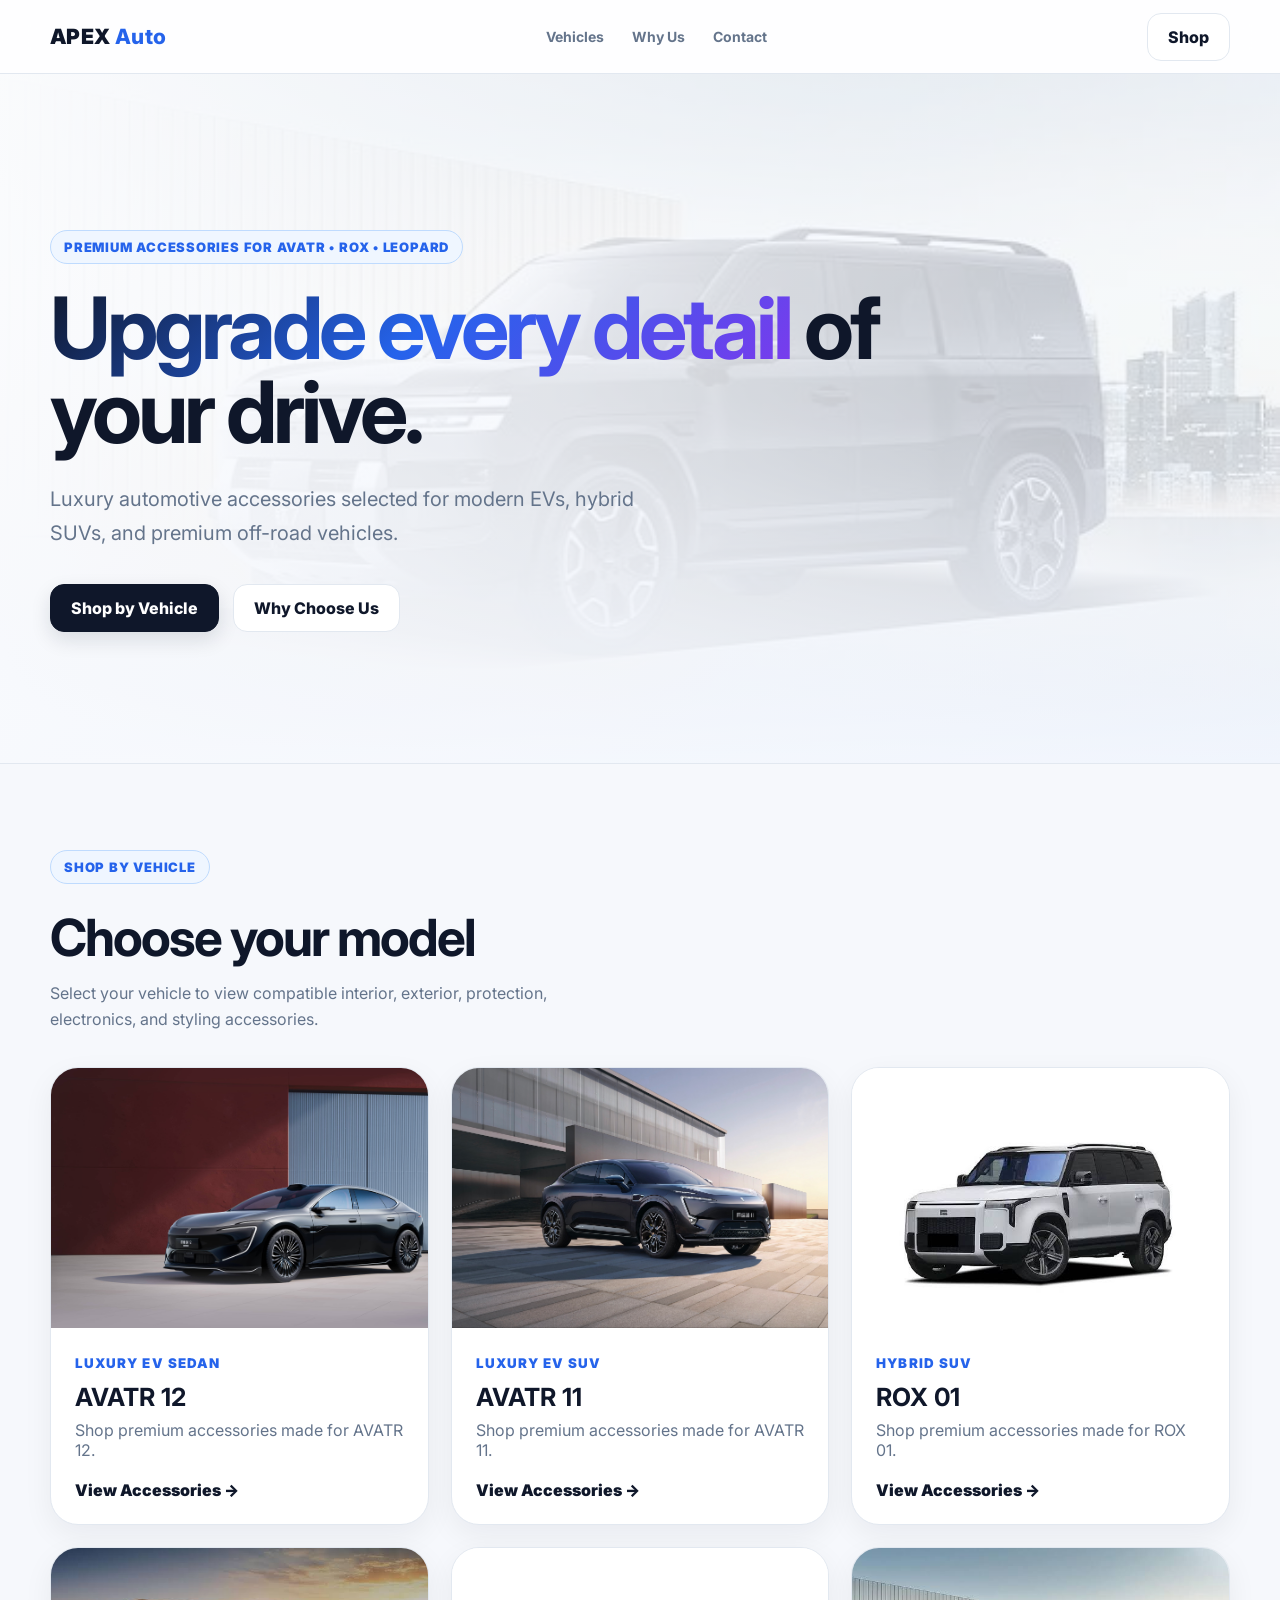
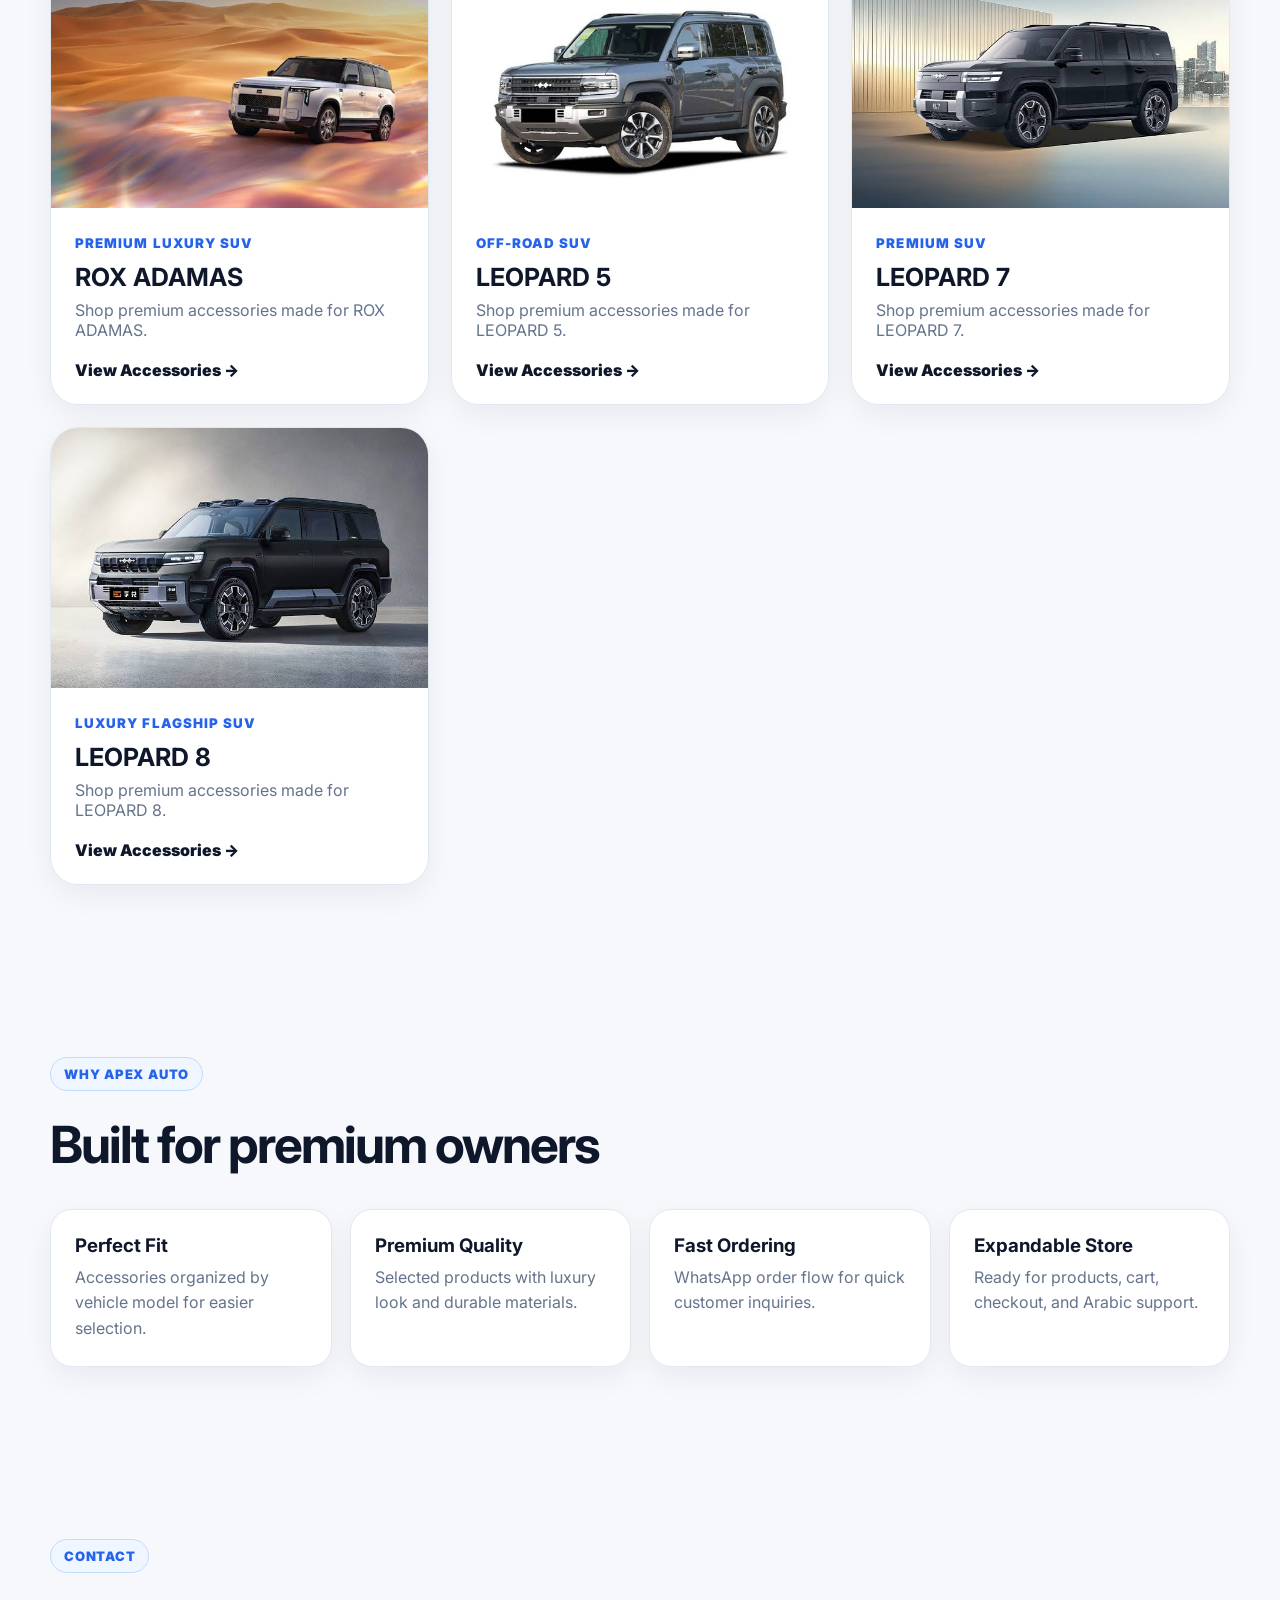
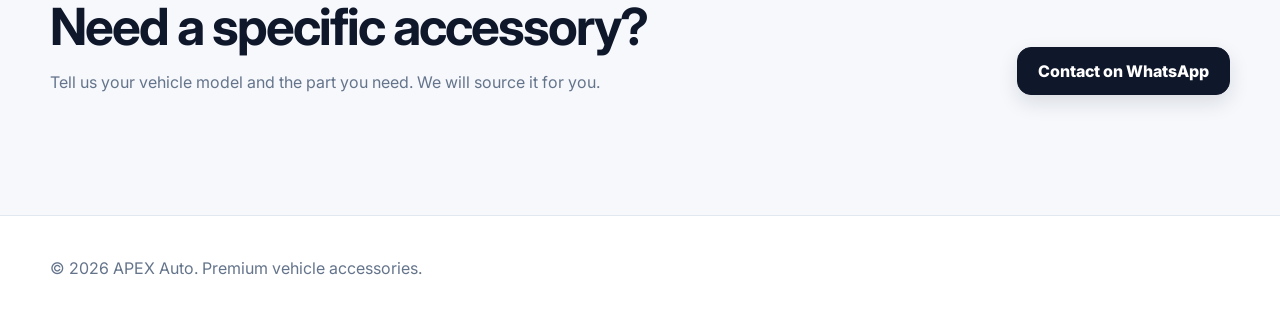
<file: apex-auto-website-v14-preview-fix/index.html>
<!DOCTYPE html>
<html lang="en">
<head>
  <meta charset="UTF-8">
  <meta name="viewport" content="width=device-width, initial-scale=1.0">
  <title>APEX Auto | Premium Vehicle Accessories</title>
  <link rel="preconnect" href="https://fonts.googleapis.com">
  <link rel="preconnect" href="https://fonts.gstatic.com" crossorigin>
  <link href="https://fonts.googleapis.com/css2?family=Inter:wght@400;500;700;800;900&display=swap" rel="stylesheet">
  <link rel="stylesheet" href="css/style.css">
</head>
<body>
  <header class="navbar">
    <div class="container nav-inner">
      <a class="logo" href="index.html">APEX <span>Auto</span></a>
      <nav class="nav-links">
        <a href="#vehicles">Vehicles</a>
        <a href="#why-us">Why Us</a>
        <a href="#contact">Contact</a>
      </nav>
      <div class="nav-actions">
        <a class="btn secondary" href="#vehicles">Shop</a>
      </div>
    </div>
  </header>

  <main>
    <section class="hero">
      <div class="hero-bg">
        <img src="images/vehicles/leopard7.jpeg" alt="Premium SUV">
      </div>
      <div class="container hero-content">
        <span class="eyebrow">Premium accessories for AVATR • ROX • LEOPARD</span>
        <h1><span class="gradient-text">Upgrade every detail</span> of your drive.</h1>
        <p>Luxury automotive accessories selected for modern EVs, hybrid SUVs, and premium off-road vehicles.</p>
        <div class="hero-buttons">
          <a class="btn" href="#vehicles">Shop by Vehicle</a>
          <a class="btn secondary" href="#why-us">Why Choose Us</a>
        </div>
      </div>
    </section>

    <section id="vehicles" class="section">
      <div class="container">
        <div class="section-head">
          <div>
            <span class="eyebrow">Shop by Vehicle</span>
            <h2>Choose your model</h2>
            <p>Select your vehicle to view compatible interior, exterior, protection, electronics, and styling accessories.</p>
          </div>
        </div>
        <div id="vehicle-grid" class="vehicle-grid"></div>
      </div>
    </section>

    <section id="why-us" class="section">
      <div class="container">
        <div class="section-head">
          <div>
            <span class="eyebrow">Why APEX Auto</span>
            <h2>Built for premium owners</h2>
          </div>
        </div>
        <div class="feature-row">
          <div class="feature">
            <h3>Perfect Fit</h3>
            <p>Accessories organized by vehicle model for easier selection.</p>
          </div>
          <div class="feature">
            <h3>Premium Quality</h3>
            <p>Selected products with luxury look and durable materials.</p>
          </div>
          <div class="feature">
            <h3>Fast Ordering</h3>
            <p>WhatsApp order flow for quick customer inquiries.</p>
          </div>
          <div class="feature">
            <h3>Expandable Store</h3>
            <p>Ready for products, cart, checkout, and Arabic support.</p>
          </div>
        </div>
      </div>
    </section>

    <section id="contact" class="section">
      <div class="container">
        <div class="section-head">
          <div>
            <span class="eyebrow">Contact</span>
            <h2>Need a specific accessory?</h2>
            <p>Tell us your vehicle model and the part you need. We will source it for you.</p>
          </div>
          <a class="btn" href="https://wa.me/?text=Hello%2C%20I%20want%20vehicle%20accessories" target="_blank">Contact on WhatsApp</a>
        </div>
      </div>
    </section>
  </main>

  <footer class="footer">
    <div class="container">© 2026 APEX Auto. Premium vehicle accessories.</div>
  </footer>

  <script src="js/app.js"></script>
</body>
</html>
</file>
<file: apex-auto-website-v14-preview-fix/css/style.css>
:root {
  --bg: #f6f8fc;
  --surface: #ffffff;
  --surface-soft: #f1f5fb;
  --text: #0f172a;
  --muted: #64748b;
  --soft: #94a3b8;
  --line: #e2e8f0;
  --accent: #2563eb;
  --accent-dark: #1d4ed8;
  --green: #16a34a;
  --shadow: 0 18px 50px rgba(15, 23, 42, 0.08);
  --shadow-soft: 0 10px 30px rgba(15, 23, 42, 0.06);
}

* {
  box-sizing: border-box;
}

html {
  scroll-behavior: smooth;
}

body {
  margin: 0;
  font-family: Inter, Arial, sans-serif;
  background: var(--bg);
  color: var(--text);
}

a {
  color: inherit;
  text-decoration: none;
}

img {
  max-width: 100%;
  display: block;
}

button,
input,
select {
  font-family: inherit;
}

.container {
  width: min(1180px, calc(100% - 32px));
  margin: 0 auto;
}

/* NAVIGATION */

.navbar {
  height: 74px;
  background: rgba(255, 255, 255, 0.86);
  backdrop-filter: blur(18px);
  border-bottom: 1px solid var(--line);
  position: sticky;
  top: 0;
  z-index: 50;
}

.nav-inner {
  height: 100%;
  display: flex;
  align-items: center;
  justify-content: space-between;
}

.logo {
  font-weight: 900;
  letter-spacing: 0.4px;
  font-size: 21px;
  color: var(--text);
}

.logo span {
  color: var(--accent);
  font-weight: 800;
}

.nav-links {
  display: flex;
  gap: 28px;
  color: var(--muted);
  font-size: 14px;
  font-weight: 700;
}

.nav-links a:hover {
  color: var(--accent);
}

.nav-actions {
  display: flex;
  align-items: center;
  gap: 12px;
}

.btn {
  display: inline-flex;
  align-items: center;
  justify-content: center;
  padding: 13px 20px;
  border-radius: 14px;
  background: var(--text);
  color: white;
  font-weight: 800;
  border: 1px solid var(--text);
  transition: 0.2s ease;
  box-shadow: 0 8px 20px rgba(15, 23, 42, 0.12);
}

.btn:hover {
  transform: translateY(-2px);
  background: #1e293b;
}

.btn.secondary {
  background: white;
  color: var(--text);
  border-color: var(--line);
  box-shadow: none;
}

.btn.secondary:hover {
  background: var(--surface-soft);
}

/* HOME HERO */

.hero {
  position: relative;
  min-height: 690px;
  display: grid;
  align-items: center;
  overflow: hidden;
  border-bottom: 1px solid var(--line);
  background: linear-gradient(135deg, #ffffff 0%, #eef4ff 100%);
}

.hero-bg {
  position: absolute;
  inset: 0;
  opacity: 0.42;
}

.hero-bg img {
  width: 100%;
  height: 100%;
  object-fit: cover;
}

.hero-bg::after {
  content: "";
  position: absolute;
  inset: 0;
  background:
    linear-gradient(to right, rgba(246,248,252,0.98) 0%, rgba(246,248,252,0.74) 45%, rgba(246,248,252,0.35) 100%),
    linear-gradient(to bottom, transparent 50%, var(--bg) 100%);
}

.hero-content {
  position: relative;
  z-index: 2;
  padding: 105px 0 80px;
}

.eyebrow {
  display: inline-flex;
  padding: 8px 13px;
  border: 1px solid #bfdbfe;
  border-radius: 999px;
  background: #eff6ff;
  color: var(--accent);
  font-size: 13px;
  font-weight: 900;
  margin-bottom: 22px;
  letter-spacing: 0.06em;
  text-transform: uppercase;
}

.hero h1 {
  font-size: clamp(44px, 7vw, 86px);
  line-height: 0.98;
  letter-spacing: -4px;
  margin: 0;
  max-width: 880px;
  color: var(--text);
}

.gradient-text {
  background: linear-gradient(135deg, #0f172a, #2563eb, #7c3aed);
  -webkit-background-clip: text;
  -webkit-text-fill-color: transparent;
}

.hero p {
  max-width: 620px;
  color: var(--muted);
  font-size: 20px;
  line-height: 1.7;
  margin: 28px 0 34px;
}

.hero-buttons {
  display: flex;
  gap: 14px;
  flex-wrap: wrap;
}

/* GENERAL SECTIONS */

.section {
  padding: 86px 0;
}

.section-head {
  display: flex;
  justify-content: space-between;
  align-items: end;
  gap: 24px;
  margin-bottom: 34px;
}

.section-head h2 {
  font-size: clamp(32px, 4vw, 54px);
  letter-spacing: -2px;
  margin: 0;
  color: var(--text);
}

.section-head p {
  color: var(--muted);
  max-width: 560px;
  line-height: 1.65;
  margin: 12px 0 0;
  font-size: 16px;
}

/* HOME VEHICLE GRID */

.vehicle-grid {
  display: grid;
  grid-template-columns: repeat(3, 1fr);
  gap: 22px;
}

.vehicle-card {
  min-height: 420px;
  border: 1px solid var(--line);
  border-radius: 28px;
  background: var(--surface);
  overflow: hidden;
  position: relative;
  transition: 0.25s ease;
  box-shadow: var(--shadow-soft);
}

.vehicle-card:hover {
  transform: translateY(-6px);
  border-color: #93c5fd;
  box-shadow: var(--shadow);
}

.vehicle-image {
  height: 260px;
  background: #eef2f7;
  overflow: hidden;
}

.vehicle-image img {
  width: 100%;
  height: 100%;
  object-fit: cover;
  transition: 0.35s ease;
}

.vehicle-card:hover img {
  transform: scale(1.04);
}

.vehicle-info {
  padding: 24px;
}

.vehicle-info small {
  color: var(--accent);
  font-weight: 900;
  text-transform: uppercase;
  letter-spacing: 0.08em;
}

.vehicle-info h3 {
  font-size: 25px;
  margin: 10px 0 8px;
  color: var(--text);
}

.vehicle-info p {
  color: var(--muted);
  margin: 0 0 20px;
}

.card-link {
  color: var(--text);
  font-weight: 900;
  display: inline-flex;
  gap: 8px;
}

/* FEATURES */

.feature-row {
  display: grid;
  grid-template-columns: repeat(4, 1fr);
  gap: 18px;
}

.feature {
  border: 1px solid var(--line);
  border-radius: 22px;
  background: var(--surface);
  padding: 24px;
  box-shadow: var(--shadow-soft);
}

.feature h3 {
  margin: 0 0 8px;
  color: var(--text);
}

.feature p {
  color: var(--muted);
  margin: 0;
  line-height: 1.6;
}

.footer {
  border-top: 1px solid var(--line);
  padding: 42px 0;
  color: var(--muted);
  background: white;
}

/* PRODUCT PAGE HERO */

.product-hero {
  padding: 76px 0 52px;
  border-bottom: 1px solid var(--line);
  background:
    radial-gradient(circle at 70% 10%, rgba(37, 99, 235, 0.12), transparent 28%),
    linear-gradient(135deg, #ffffff 0%, #edf4ff 100%);
}

.product-hero-inner {
  display: grid;
  grid-template-columns: 0.95fr 1.05fr;
  gap: 40px;
  align-items: center;
}

.product-hero h1 {
  font-size: clamp(42px, 6vw, 76px);
  line-height: 1;
  letter-spacing: -3px;
  margin: 0;
  color: var(--text);
}

.product-hero p {
  color: var(--muted);
  font-size: 18px;
  line-height: 1.7;
}

.product-hero img {
  border-radius: 28px;
  border: 1px solid var(--line);
  background: white;
  box-shadow: var(--shadow);
}

/* CATEGORY CARDS */

.category-panel {
  display: grid;
  grid-template-columns: repeat(3, 1fr);
  gap: 18px;
  margin-bottom: 34px;
}

.category-card-small {
  border: 1px solid var(--line);
  background: var(--surface);
  border-radius: 24px;
  padding: 22px;
  cursor: pointer;
  transition: 0.22s ease;
  text-align: left;
  box-shadow: var(--shadow-soft);
  color: var(--text);
}

.category-card-small:hover,
.category-card-small.active {
  transform: translateY(-4px);
  border-color: #93c5fd;
  box-shadow: var(--shadow);
  background: linear-gradient(135deg, #ffffff 0%, #eff6ff 100%);
}

.category-icon {
  width: 52px;
  height: 52px;
  display: grid;
  place-items: center;
  border-radius: 18px;
  background: #eff6ff;
  color: var(--accent);
  font-size: 24px;
  margin-bottom: 16px;
}

.category-card-small h3 {
  margin: 0 0 7px;
  font-size: 20px;
  color: var(--text);
  font-weight: 900;
}

.category-card-small p {
  margin: 0;
  color: var(--muted);
  font-size: 14px;
  line-height: 1.55;
}

.counter-pill {
  display: inline-flex;
  align-items: center;
  justify-content: center;
  min-width: 34px;
  height: 26px;
  padding: 0 10px;
  border-radius: 999px;
  background: #dbeafe;
  color: #1d4ed8;
  font-size: 12px;
  font-weight: 900;
  border: 1px solid #bfdbfe;
}

/* FILTERS */

.filters {
  display: flex;
  gap: 10px;
  flex-wrap: wrap;
  margin-bottom: 28px;
}

.filter-btn {
  border: 1px solid var(--line);
  background: white;
  color: var(--muted);
  padding: 10px 15px;
  border-radius: 999px;
  cursor: pointer;
  font-weight: 900;
  box-shadow: 0 4px 14px rgba(15,23,42,.04);
}

.filter-btn.active,
.filter-btn:hover {
  background: var(--accent);
  color: white;
  border-color: var(--accent);
}

/* PRODUCT GRID */

.product-grid {
  display: grid;
  grid-template-columns: repeat(4, 1fr);
  gap: 18px;
}

.product-card {
  border: 1px solid var(--line);
  border-radius: 22px;
  overflow: hidden;
  background: var(--surface);
  transition: 0.22s ease;
  box-shadow: var(--shadow-soft);
}

.product-card:hover {
  transform: translateY(-5px);
  border-color: #93c5fd;
  box-shadow: var(--shadow);
}

.product-card img {
  width: 100%;
  height: 210px;
  object-fit: cover;
  background: #f1f5f9;
}

.product-body {
  padding: 18px;
}

.product-body .tag {
  color: var(--accent);
  font-size: 12px;
  font-weight: 900;
  text-transform: uppercase;
  letter-spacing: 0.04em;
}

.product-body h3 {
  margin: 8px 0;
  font-size: 18px;
  color: var(--text);
}

.product-body p {
  color: var(--muted);
  line-height: 1.5;
  min-height: 48px;
  margin-bottom: 0;
}

.price {
  font-size: 22px;
  font-weight: 900;
  margin: 14px 0;
  color: var(--accent-dark);
}

.product-actions {
  display: grid;
  grid-template-columns: 1fr;
  gap: 9px;
}

.cart-btn {
  width: 100%;
  border: 1px solid var(--accent);
  border-radius: 14px;
  padding: 12px;
  background: var(--accent);
  color: white;
  font-weight: 900;
  cursor: pointer;
}

.cart-btn:hover {
  background: var(--accent-dark);
}

.whatsapp {
  width: 100%;
  border: 1px solid #86efac;
  border-radius: 14px;
  padding: 12px;
  background: #ecfdf5;
  color: #166534;
  font-weight: 900;
  cursor: pointer;
}

.whatsapp:hover {
  background: #dcfce7;
}

.empty-state {
  grid-column: 1/-1;
  padding: 42px;
  border: 1px solid var(--line);
  border-radius: 24px;
  background: white;
  color: var(--muted);
  text-align: center;
  box-shadow: var(--shadow-soft);
}

/* RESPONSIVE */

@media (max-width: 900px) {
  .nav-links {
    display: none;
  }

  .vehicle-grid,
  .feature-row,
  .product-grid,
  .product-hero-inner,
  .category-panel {
    grid-template-columns: 1fr;
  }

  .hero {
    min-height: 620px;
  }

  .section-head {
    display: block;
  }
}


/* ================= PRODUCT DATABASE UPGRADE ================= */

.product-meta {
  display: flex;
  justify-content: space-between;
  gap: 8px;
  margin-top: 14px;
  color: var(--muted);
  font-size: 12px;
  font-weight: 800;
}

.old-price {
  display: inline-block;
  margin-left: 8px;
  color: var(--soft);
  text-decoration: line-through;
  font-size: 14px;
}


/* ================= PRODUCT CONFIGURATOR MODAL ================= */

.product-modal.hidden {
  display: none;
}

.product-modal {
  position: fixed;
  inset: 0;
  z-index: 200;
}

.modal-backdrop {
  position: absolute;
  inset: 0;
  background: rgba(15, 23, 42, 0.55);
  backdrop-filter: blur(10px);
}

.modal-card {
  position: relative;
  z-index: 2;
  width: min(1120px, calc(100% - 28px));
  max-height: calc(100vh - 36px);
  overflow: auto;
  margin: 18px auto;
  background: white;
  border: 1px solid var(--line);
  border-radius: 30px;
  box-shadow: 0 30px 90px rgba(15, 23, 42, 0.24);
}

.modal-close {
  position: sticky;
  top: 16px;
  float: right;
  margin: 16px 16px 0 0;
  z-index: 3;
  width: 42px;
  height: 42px;
  border: 1px solid var(--line);
  border-radius: 50%;
  background: white;
  color: var(--text);
  font-size: 28px;
  line-height: 1;
  cursor: pointer;
  box-shadow: var(--shadow-soft);
}

.modal-layout {
  display: grid;
  grid-template-columns: 1.05fr 0.95fr;
  gap: 28px;
  padding: 28px;
}

.modal-gallery {
  background: #f8fafc;
  border: 1px solid var(--line);
  border-radius: 24px;
  overflow: hidden;
  align-self: start;
}

.modal-gallery img {
  width: 100%;
  height: 680px;
  object-fit: cover;
}

.modal-details {
  padding: 8px 4px 4px;
}

.modal-details h2 {
  margin: 8px 0 12px;
  font-size: clamp(30px, 4vw, 46px);
  letter-spacing: -1.5px;
  color: var(--text);
}

.modal-details p {
  color: var(--muted);
  line-height: 1.65;
  margin: 0 0 16px;
}

.feature-list {
  display: grid;
  gap: 8px;
  margin: 18px 0;
}

.feature-list span {
  color: #334155;
  background: #f8fafc;
  border: 1px solid var(--line);
  border-radius: 999px;
  padding: 9px 12px;
  font-size: 13px;
  font-weight: 800;
}

.option-section {
  margin: 22px 0;
}

.option-section h3,
.quantity-row h3 {
  margin: 0 0 12px;
  font-size: 15px;
  color: var(--text);
}

.color-options,
.choice-options {
  display: grid;
  grid-template-columns: repeat(3, 1fr);
  gap: 10px;
}

.color-option,
.choice-option {
  min-height: 54px;
  border: 1px solid var(--line);
  background: white;
  border-radius: 16px;
  padding: 12px;
  cursor: pointer;
  font-weight: 900;
  color: var(--text);
  display: flex;
  align-items: center;
  gap: 10px;
  justify-content: center;
  transition: .18s ease;
}

.choice-option {
  flex-direction: column;
  gap: 4px;
}

.choice-option small {
  color: var(--accent);
  font-weight: 900;
}

.color-option:hover,
.choice-option:hover,
.color-option.active,
.choice-option.active {
  border-color: var(--accent);
  background: #eff6ff;
  box-shadow: 0 10px 24px rgba(37, 99, 235, 0.10);
}

.swatch {
  width: 22px;
  height: 22px;
  border-radius: 50%;
  border: 1px solid #cbd5e1;
  box-shadow: inset 0 0 0 2px rgba(255,255,255,.45);
}

.quantity-row {
  display: flex;
  align-items: center;
  justify-content: space-between;
  gap: 16px;
  margin: 24px 0;
}

.quantity-control {
  display: inline-flex;
  align-items: center;
  border: 1px solid var(--line);
  border-radius: 999px;
  overflow: hidden;
  background: white;
}

.quantity-control button {
  width: 42px;
  height: 38px;
  border: 0;
  background: #f8fafc;
  font-size: 20px;
  cursor: pointer;
}

.quantity-control span {
  min-width: 44px;
  text-align: center;
  font-weight: 900;
}

.modal-price-row {
  display: flex;
  align-items: center;
  justify-content: space-between;
  background: #f8fafc;
  border: 1px solid var(--line);
  border-radius: 18px;
  padding: 18px;
  margin: 22px 0;
}

.modal-price-row span {
  color: var(--muted);
  font-weight: 900;
}

.modal-price-row strong {
  color: var(--accent-dark);
  font-size: 28px;
}

.modal-actions {
  display: grid;
  grid-template-columns: 1fr 1fr;
  gap: 12px;
  position: sticky;
  bottom: 0;
  background: white;
  padding-top: 12px;
}

@media (max-width: 900px) {
  .modal-layout {
    grid-template-columns: 1fr;
    padding: 18px;
  }

  .modal-gallery img {
    height: 420px;
  }

  .color-options,
  .choice-options,
  .modal-actions {
    grid-template-columns: 1fr;
  }
}


/* V8: option card polish */
.choice-option {
  min-height: 72px;
  text-align: center;
}


/* V9: visual previews for material and package options */
.choice-options {
  grid-template-columns: repeat(2, 1fr);
}

.visual-option {
  min-height: 145px;
  padding: 10px;
  align-items: stretch;
}

.visual-option img {
  width: 100%;
  height: 86px;
  object-fit: cover;
  border-radius: 12px;
  background: #f1f5f9;
  border: 1px solid var(--line);
}

.visual-option span {
  display: block;
  font-size: 13px;
  line-height: 1.25;
}

@media (max-width: 900px) {
  .choice-options {
    grid-template-columns: 1fr;
  }
}


/* V10: fixed duplicated package options and clearer previews */
.visual-option img {
  height: 94px;
  object-fit: cover;
}

.choice-option span {
  min-height: 32px;
  display: flex;
  align-items: center;
  justify-content: center;
}

/* V11: real SKU configurator */
.visual-grid{display:grid;grid-template-columns:repeat(2,1fr);gap:12px}
.visual-choice{border:1px solid var(--line);background:white;border-radius:18px;padding:10px;cursor:pointer;transition:.18s ease;color:var(--text);font-weight:900;text-align:center}
.visual-choice:hover,.visual-choice.active{border-color:var(--accent);background:#eff6ff;box-shadow:0 10px 24px rgba(37,99,235,.12)}
.visual-choice img{width:100%;height:112px;object-fit:cover;border-radius:12px;border:1px solid var(--line);background:#f8fafc;margin-bottom:8px}
.visual-choice span{min-height:34px;display:flex;align-items:center;justify-content:center;gap:6px;line-height:1.2;font-size:14px}
.visual-choice small{color:var(--accent);font-weight:900;display:block;margin-top:4px}
.visual-choice .swatch{display:inline-block;width:16px;height:16px;border-radius:999px;border:1px solid #cbd5e1;flex:0 0 auto}
@media(max-width:900px){.visual-grid{grid-template-columns:1fr}}


/* V12: clean configurator and sticky preview */
.modal-layout {
  align-items: start;
}

.modal-gallery {
  position: sticky;
  top: 24px;
}

.modal-gallery img {
  height: min(680px, calc(100vh - 120px));
  object-fit: cover;
}

.modal-details {
  max-height: none;
}

@media (max-width: 900px) {
  .modal-gallery {
    position: static;
  }

  .modal-gallery img {
    height: 420px;
  }
}


/* V13 universal product engine */
.visual-grid {
  display: grid;
  grid-template-columns: repeat(2, 1fr);
  gap: 12px;
}

.visual-choice {
  border: 1px solid var(--line);
  background: white;
  border-radius: 18px;
  padding: 10px;
  cursor: pointer;
  transition: .18s ease;
  color: var(--text);
  font-weight: 900;
  text-align: center;
}

.visual-choice:hover,
.visual-choice.active {
  border-color: var(--accent);
  background: #eff6ff;
  box-shadow: 0 10px 24px rgba(37, 99, 235, 0.12);
}

.visual-choice img {
  width: 100%;
  height: 112px;
  object-fit: cover;
  border-radius: 12px;
  border: 1px solid var(--line);
  background: #f8fafc;
  margin-bottom: 8px;
}

.visual-choice span {
  min-height: 34px;
  display: flex;
  align-items: center;
  justify-content: center;
  gap: 6px;
  line-height: 1.2;
  font-size: 14px;
}

.visual-choice small {
  color: var(--accent);
  font-weight: 900;
  display: block;
  margin-top: 4px;
}

.visual-choice .swatch {
  display: inline-block;
  width: 16px;
  height: 16px;
  border-radius: 999px;
  border: 1px solid #cbd5e1;
  flex: 0 0 auto;
}

.modal-layout {
  align-items: start;
}

.modal-gallery {
  position: sticky;
  top: 24px;
}

.modal-gallery img {
  height: min(680px, calc(100vh - 120px));
  object-fit: cover;
}

@media (max-width: 900px) {
  .visual-grid {
    grid-template-columns: 1fr;
  }

  .modal-gallery {
    position: static;
  }

  .modal-gallery img {
    height: 420px;
  }
}
</file>
